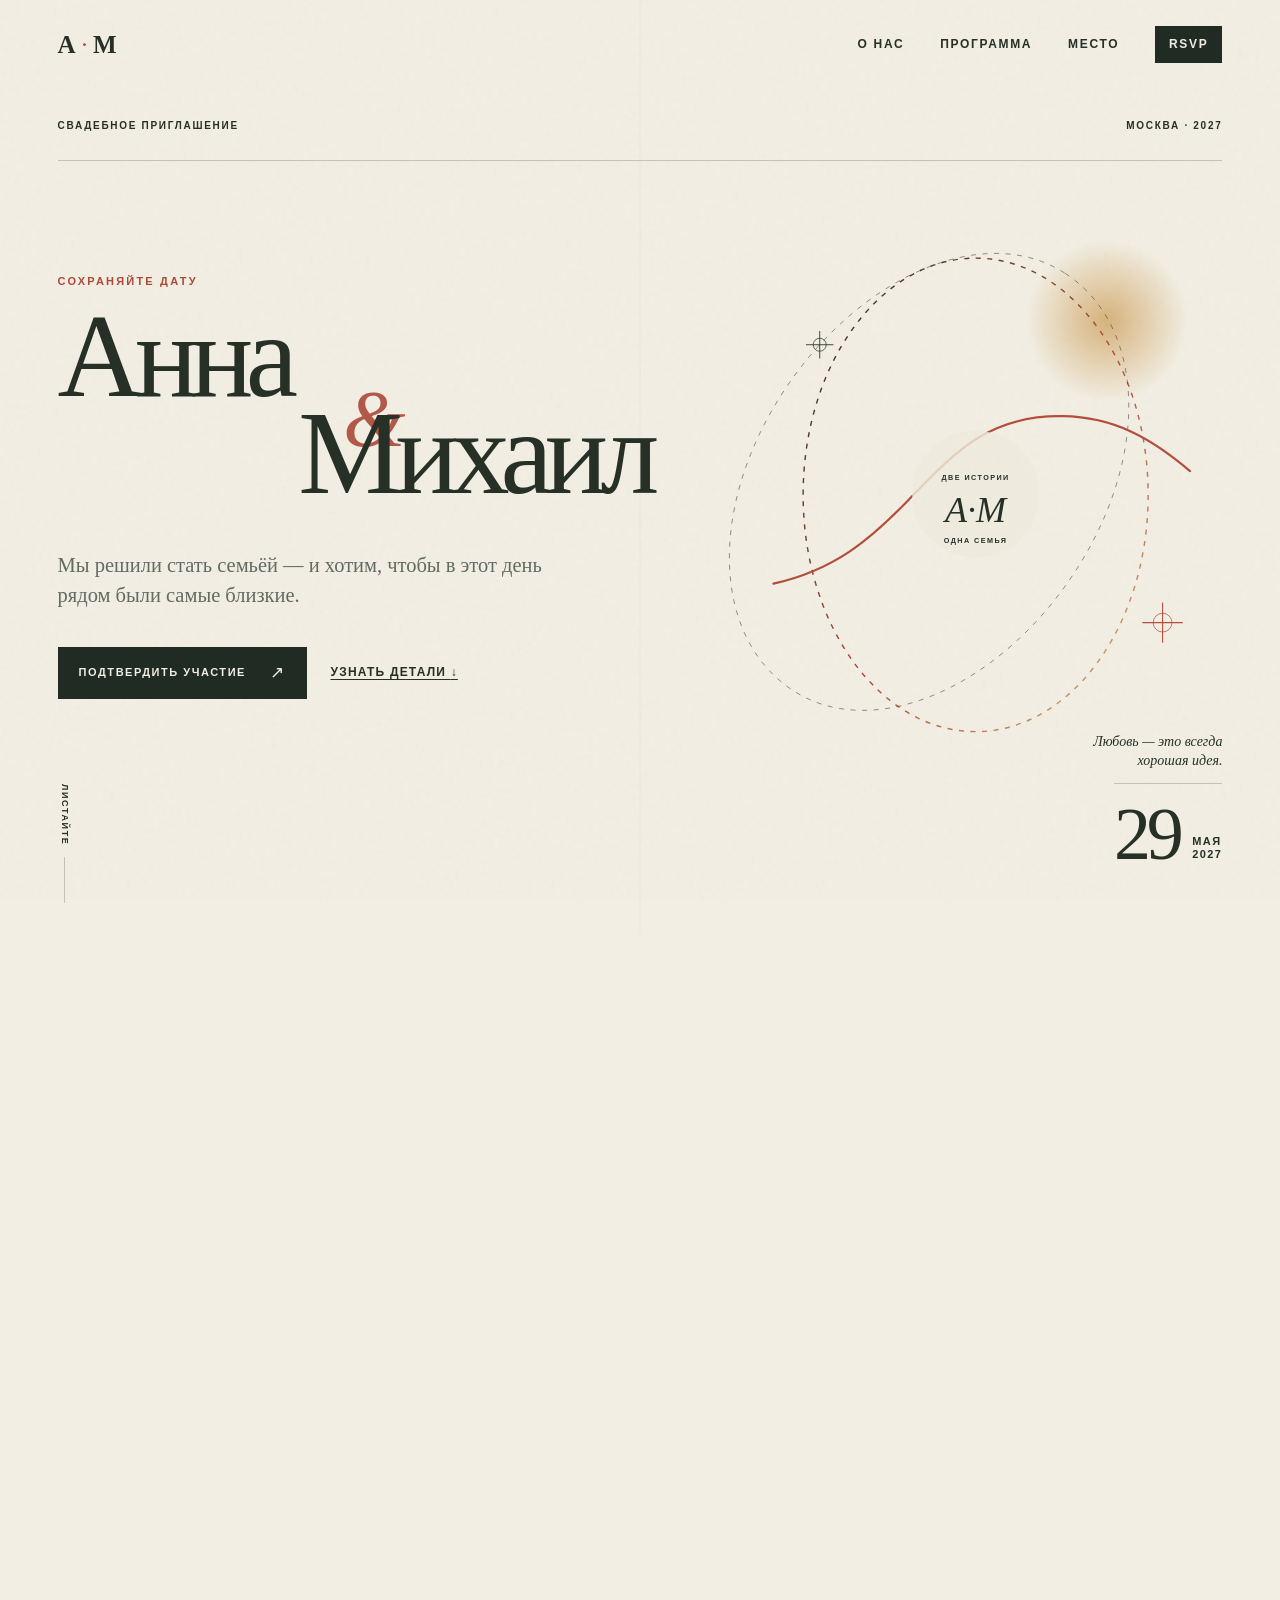
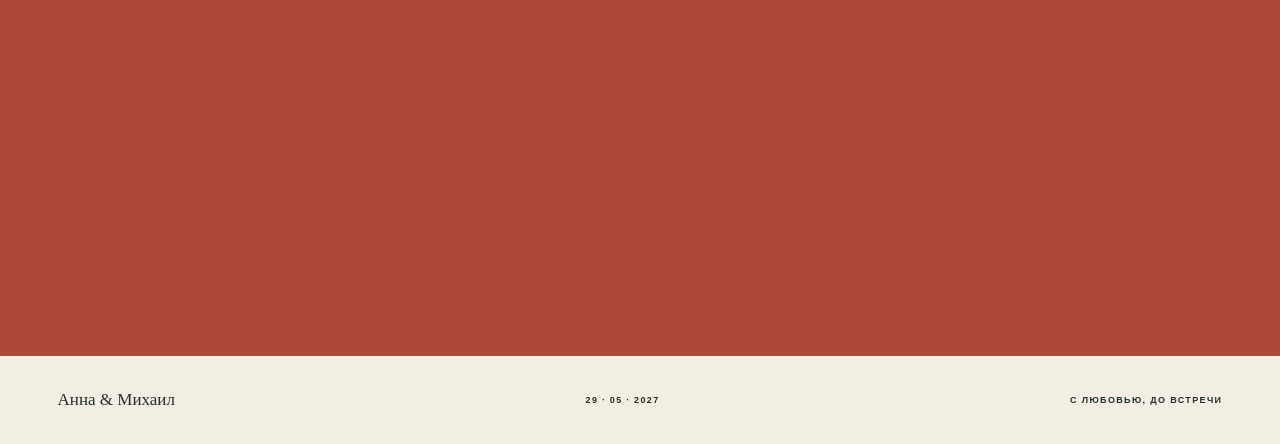
<file: index.html>
<!DOCTYPE html>
<html lang="ru">
  <head>
    <meta charset="UTF-8">
    <meta name="viewport" content="width=device-width, initial-scale=1">
    <meta name="theme-color" content="#f2eee3">
    <meta name="color-scheme" content="light">
    <meta name="robots" content="noindex, nofollow">
    <meta name="referrer" content="no-referrer">
    <meta
      http-equiv="Content-Security-Policy"
      content="default-src 'self'; script-src 'self'; style-src 'self'; img-src 'self' data:; font-src 'self'; connect-src 'none'; object-src 'none'; base-uri 'self'; form-action 'self'"
    >
    <meta
      name="description"
      content="Приглашение на свадьбу Анны и Михаила 29 мая 2027 года в усадьбе Архангельское."
    >
    <meta property="og:type" content="website">
    <meta property="og:locale" content="ru_RU">
    <meta property="og:title" content="Анна &amp; Михаил — 29 мая 2027">
    <meta property="og:description" content="Будем счастливы разделить этот день с вами.">
    <title>Анна &amp; Михаил — свадебное приглашение</title>
    <link rel="icon" href="./favicon.svg" type="image/svg+xml">
    <link rel="stylesheet" href="./styles.css">
    <script src="./site-config.js" defer></script>
    <script src="./app.js" defer></script>
  </head>
  <body>
    <a class="skip-link" href="#main-content">Перейти к содержанию</a>

    <header class="site-header">
      <a class="wordmark" href="#top" aria-label="Анна и Михаил — в начало">
        A<span aria-hidden="true">·</span>M
      </a>
      <nav class="site-nav" aria-label="Основная навигация">
        <a href="#story">О нас</a>
        <a href="#schedule">Программа</a>
        <a href="#location">Место</a>
        <a class="nav-accent" href="#rsvp">RSVP</a>
      </nav>
    </header>

    <main id="main-content">
      <section class="hero" id="top" aria-labelledby="hero-title">
        <div class="hero-grid">
          <div class="hero-index" aria-hidden="true">
            <span>Свадебное приглашение</span>
            <span>Москва · 2027</span>
          </div>

          <div class="hero-copy">
            <p class="eyebrow">Сохраняйте дату</p>
            <h1 id="hero-title">
              <span>Анна</span>
              <span class="hero-ampersand">&amp;</span>
              <span>Михаил</span>
            </h1>
            <p class="hero-lead">
              Мы решили стать семьёй — и хотим, чтобы в этот день рядом были самые близкие.
            </p>
            <div class="hero-actions">
              <a class="button button-primary" href="#rsvp">
                Подтвердить участие <span aria-hidden="true">↗</span>
              </a>
              <a class="text-link" href="#schedule">
                Узнать детали <span aria-hidden="true">↓</span>
              </a>
            </div>
          </div>

          <div class="hero-art" aria-hidden="true">
            <svg viewBox="0 0 720 820" role="presentation">
              <defs>
                <linearGradient id="warm-stroke" x1="0" y1="0" x2="1" y2="1">
                  <stop offset="0" stop-color="#273128" />
                  <stop offset="0.55" stop-color="#b44e3d" />
                  <stop offset="1" stop-color="#d8b27d" />
                </linearGradient>
                <radialGradient id="soft-sun" cx="50%" cy="50%" r="50%">
                  <stop offset="0" stop-color="#d5b077" stop-opacity="0.95" />
                  <stop offset="1" stop-color="#d5b077" stop-opacity="0" />
                </radialGradient>
              </defs>
              <circle class="svg-sun" cx="532" cy="180" r="112" fill="url(#soft-sun)" />
              <path
                class="svg-orbit svg-orbit-one"
                d="M350 93c132 0 239 147 239 328S482 749 350 749 111 602 111 421 218 93 350 93Z"
                fill="none"
                stroke="url(#warm-stroke)"
                stroke-width="2"
              />
              <path
                class="svg-orbit svg-orbit-two"
                d="M474 114c112 73 118 253 14 413S209 765 97 692-21 439 83 279 362 41 474 114Z"
                fill="none"
                stroke="#273128"
                stroke-width="1.2"
                stroke-opacity="0.58"
              />
              <path
                class="svg-thread"
                d="M70 544c84-19 133-60 187-116 64-66 111-118 214-116 71 1 123 31 176 76"
                fill="none"
                stroke="#b44e3d"
                stroke-linecap="round"
                stroke-width="3"
              />
              <g class="svg-monogram">
                <circle cx="350" cy="420" r="88" fill="#f0ecdf" fill-opacity="0.82" />
                <text x="350" y="401" text-anchor="middle" class="svg-small-type">ДВЕ ИСТОРИИ</text>
                <text x="350" y="458" text-anchor="middle" class="svg-main-type">A·M</text>
                <text x="350" y="487" text-anchor="middle" class="svg-small-type">ОДНА СЕМЬЯ</text>
              </g>
              <g class="svg-spark svg-spark-one">
                <path d="M609 570v56M581 598h56" stroke="#b44e3d" stroke-width="1.5" />
                <circle cx="609" cy="598" r="13" fill="none" stroke="#b44e3d" />
              </g>
              <g class="svg-spark svg-spark-two">
                <path d="M134 194v38M115 213h38" stroke="#273128" stroke-width="1.2" />
                <circle cx="134" cy="213" r="9" fill="none" stroke="#273128" />
              </g>
            </svg>
            <p class="art-caption">Любовь — это всегда<br>хорошая идея.</p>
          </div>

          <time class="hero-date" datetime="2027-05-29">
            <span class="hero-date-day">29</span>
            <span class="hero-date-meta">мая<br>2027</span>
          </time>
        </div>
        <div class="scroll-note" aria-hidden="true">
          <span>Листайте</span><span class="scroll-line"></span>
        </div>
      </section>

      <section class="story section-pad" id="story" aria-labelledby="story-title">
        <div class="section-heading" data-reveal>
          <p class="section-number">01 / Наша история</p>
          <h2 id="story-title">Один день,<br>который станет началом.</h2>
        </div>
        <div class="story-copy" data-reveal>
          <p class="story-dropcap">
            Есть люди, рядом с которыми обычный вторник становится любимым воспоминанием.
            Несколько лет назад мы встретились — и с тех пор выбираем друг друга каждый день.
          </p>
          <p>
            29 мая мы скажем главное «да». Будем счастливы разделить этот тёплый вечер с вами:
            без лишней официальности, зато с красивыми обещаниями, долгими разговорами и танцами до ночи.
          </p>
          <blockquote>«Счастье настоящее только тогда, когда им можно поделиться»</blockquote>
        </div>
      </section>

      <section class="countdown-section section-pad" aria-labelledby="countdown-title">
        <div class="countdown-copy" data-reveal>
          <p class="section-number">02 / Обратный отсчёт</p>
          <h2 id="countdown-title">До нашей<br><em>встречи.</em></h2>
          <p>Отмечайте дату в календаре — мы уже считаем дни и очень ждём этот вечер.</p>
        </div>
        <div class="countdown-art" aria-hidden="true" data-reveal>
          <svg viewBox="0 0 580 360" role="presentation">
            <path class="countdown-orbit" d="M42 180c0-78 110-142 246-142s246 64 246 142-110 142-246 142S42 258 42 180Z" />
            <path class="countdown-orbit countdown-orbit-alt" d="M288 25c77 0 140 70 140 155s-63 155-140 155-140-70-140-155S211 25 288 25Z" />
            <text x="288" y="166" text-anchor="middle">29</text>
            <text x="288" y="208" text-anchor="middle" class="countdown-art-caption">МАЯ · 2027</text>
          </svg>
        </div>
        <div class="countdown-timer" data-reveal>
          <div class="countdown-grid" id="countdown" role="timer" aria-label="Обратный отсчёт до свадьбы">
            <div class="countdown-unit"><span class="countdown-value" data-unit="days">—</span><span class="countdown-label">дней</span></div>
            <div class="countdown-unit"><span class="countdown-value" data-unit="hours">—</span><span class="countdown-label">часов</span></div>
            <div class="countdown-unit"><span class="countdown-value" data-unit="minutes">—</span><span class="countdown-label">минут</span></div>
            <div class="countdown-unit"><span class="countdown-value" data-unit="seconds">—</span><span class="countdown-label">секунд</span></div>
          </div>
        </div>
      </section>

      <section class="schedule section-pad" id="schedule" aria-labelledby="schedule-title">
        <div class="section-heading section-heading-light" data-reveal>
          <p class="section-number">03 / План дня</p>
          <h2 id="schedule-title">Время быть<br>вместе.</h2>
        </div>
        <div class="schedule-list">
          <article class="schedule-card" data-reveal>
            <span class="schedule-index">01</span><time datetime="2027-05-29T15:30:00+03:00">15:30</time>
            <h3>Welcome</h3><p>Собираемся, знакомимся и поднимаем первый бокал за этот день.</p>
          </article>
          <article class="schedule-card" data-reveal>
            <span class="schedule-index">02</span><time datetime="2027-05-29T16:30:00+03:00">16:30</time>
            <h3>Церемония</h3><p>Самая важная часть вечера — обещания, которые мы дадим друг другу.</p>
          </article>
          <article class="schedule-card" data-reveal>
            <span class="schedule-index">03</span><time datetime="2027-05-29T17:15:00+03:00">17:15</time>
            <h3>Коктейль</h3><p>Фотографии на закате, лёгкие закуски и время немного выдохнуть.</p>
          </article>
          <article class="schedule-card" data-reveal>
            <span class="schedule-index">04</span><time datetime="2027-05-29T18:00:00+03:00">18:00</time>
            <h3>Ужин</h3><p>Тёплый вечер, музыка и всё, за что мы любим большие праздники.</p>
          </article>
          <article class="schedule-card" data-reveal>
            <span class="schedule-index">05</span><time datetime="2027-05-29T22:00:00+03:00">22:00</time>
            <h3>Торт &amp; танцы</h3><p>Сладкий финал официальной части и танцы, пока хватит сил.</p>
          </article>
        </div>
      </section>

      <section class="location-teaser section-pad" id="location" aria-labelledby="location-title">
        <div class="location-copy" data-reveal>
          <p class="section-number">04 / Место</p>
          <h2 id="location-title">Усадьба<br>Архангельское</h2>
          <p>Московская область, городской округ Красногорск, посёлок Архангельское</p>
          <div class="location-actions">
            <a class="button button-outline" data-link="directions" href="https://yandex.ru/maps/?text=%D0%A3%D1%81%D0%B0%D0%B4%D1%8C%D0%B1%D0%B0%20%D0%90%D1%80%D1%85%D0%B0%D0%BD%D0%B3%D0%B5%D0%BB%D1%8C%D1%81%D0%BA%D0%BE%D0%B5" target="_blank" rel="noopener noreferrer">
              Построить маршрут <span aria-hidden="true">↗</span>
            </a>
            <a class="text-link" data-link="map" href="https://arhangelskoe.su/contacts/map/" target="_blank" rel="noopener noreferrer">Открыть карту</a>
          </div>
          <dl class="route-notes">
            <div><dt>На автомобиле</dt><dd>Около 40 минут от центра. Для гостей предусмотрена парковка.</dd></div>
            <div><dt>Трансфер</dt><dd>Отправление от м. Строгино в 14:45, обратно — после финала.</dd></div>
          </dl>
        </div>
        <div class="location-figure" aria-hidden="true" data-reveal>
          <span class="location-word">MOSCOW</span>
          <span class="location-pin">55.79° N<br>37.28° E</span>
          <svg viewBox="0 0 620 540" role="presentation">
            <path class="map-line map-line-one" d="M-10 102C97 53 187 170 270 127s151-63 226-14 106 47 142 20" />
            <path class="map-line map-line-two" d="M82-20c31 99-18 151 37 213s138 48 156 116-12 137 40 189" />
            <path class="map-line map-line-three" d="M-20 390c110 22 155-35 242-21s114 87 213 64 119-71 208-48" />
            <path class="map-route" d="M88 414c83-31 90-134 172-141 72-6 85 73 157 43" />
            <circle class="map-start" cx="88" cy="414" r="5" />
            <circle class="map-pulse" cx="417" cy="316" r="18" />
            <circle cx="417" cy="316" r="6" fill="#b44e3d" />
          </svg>
          <span class="map-label map-label-start">Центр Москвы</span>
          <span class="map-label map-label-finish">Архангельское</span>
        </div>
      </section>

      <section class="rsvp-section" id="rsvp" aria-labelledby="rsvp-title">
        <div class="rsvp-copy" data-reveal>
          <p class="section-number">05 / Ответьте нам</p>
          <h2 id="rsvp-title">Будете рядом?</h2>
          <p>Пожалуйста, заполните анкету до 1 мая 2027 года. Это поможет нам подготовить всё с заботой о каждом госте.</p>
          <div class="rsvp-decoration" aria-hidden="true">
            <svg viewBox="0 0 320 180" role="presentation">
              <path d="M12 92c74-60 123 54 199-8 39-31 62-27 97 0" />
              <circle cx="160" cy="90" r="62" />
            </svg>
          </div>
        </div>

        <div class="rsvp-form-wrap" data-reveal>
          <form class="rsvp-form" id="rsvp-form">
            <div class="form-field form-field-full">
              <label for="guest-name">Имя и фамилия</label>
              <input id="guest-name" name="guestName" type="text" minlength="2" maxlength="120" autocomplete="name" placeholder="Как к вам обращаться" required>
            </div>

            <fieldset class="form-field form-field-full attendance-field">
              <legend>Сможете быть с нами?</legend>
              <div class="radio-cards">
                <label class="radio-card is-selected">
                  <input type="radio" name="attendance" value="yes" checked>
                  <span>С радостью буду</span>
                </label>
                <label class="radio-card">
                  <input type="radio" name="attendance" value="no">
                  <span>Не смогу прийти</span>
                </label>
              </div>
            </fieldset>

            <div class="form-field" id="party-size-field">
              <label for="party-size">Количество гостей</label>
              <select id="party-size" name="partySize">
                <option value="1">1 гость</option><option value="2">2 гостя</option>
                <option value="3">3 гостя</option><option value="4">4 гостя</option>
              </select>
            </div>

            <div class="form-field" id="dietary-field">
              <label for="dietary">Питание</label>
              <input id="dietary" name="dietary" type="text" maxlength="500" placeholder="Аллергии или ограничения">
            </div>

            <div class="form-field form-field-full">
              <label for="guest-message">Пожелание молодожёнам</label>
              <textarea id="guest-message" name="message" rows="3" maxlength="1000" placeholder="Несколько тёплых слов — по желанию"></textarea>
            </div>

            <div class="form-submit form-field-full">
              <button class="button button-light" type="submit">Подготовить ответ <span aria-hidden="true">↗</span></button>
              <p class="form-privacy">Откроется ваше почтовое приложение с готовым письмом.</p>
            </div>
            <p class="form-status form-field-full" id="form-status" role="status" aria-live="polite"></p>
          </form>
        </div>
      </section>
    </main>

    <footer class="site-footer">
      <span>Анна &amp; Михаил</span><span>29 · 05 · 2027</span><span>С любовью, до встречи</span>
    </footer>

    <noscript><p class="noscript-note">Для обратного отсчёта и подготовки RSVP-письма включите JavaScript.</p></noscript>
  </body>
</html>
</file>
<file: styles.css>
:root {
  --paper: #f2eee3;
  --paper-deep: #e8dfcf;
  --ink: #263027;
  --ink-soft: #626c62;
  --forest: #1f2b23;
  --forest-light: #344137;
  --clay: #ad4939;
  --clay-dark: #8e372d;
  --sand: #d7b47d;
  --line: rgba(38, 48, 39, 0.22);
  --line-light: rgba(242, 238, 227, 0.22);
  --serif: "Iowan Old Style", "Palatino Linotype", Palatino, Georgia, serif;
  --sans: Inter, ui-sans-serif, -apple-system, BlinkMacSystemFont, "Segoe UI", sans-serif;
  --content: 1440px;
  --gutter: clamp(20px, 4.5vw, 76px);
  --ease: cubic-bezier(0.22, 1, 0.36, 1);
}

*,
*::before,
*::after {
  box-sizing: border-box;
}

html {
  scroll-behavior: smooth;
  scroll-padding-top: 88px;
}

body {
  margin: 0;
  overflow-x: hidden;
  color: var(--ink);
  background: var(--paper);
  font-family: var(--sans);
  font-size: 16px;
  line-height: 1.6;
  text-rendering: optimizeLegibility;
  -webkit-font-smoothing: antialiased;
}

body::before {
  position: fixed;
  z-index: 100;
  inset: 0;
  pointer-events: none;
  content: "";
  opacity: 0.16;
  background-image: url("data:image/svg+xml,%3Csvg viewBox='0 0 180 180' xmlns='http://www.w3.org/2000/svg'%3E%3Cfilter id='n'%3E%3CfeTurbulence type='fractalNoise' baseFrequency='.9' numOctaves='4' stitchTiles='stitch'/%3E%3C/filter%3E%3Crect width='100%25' height='100%25' filter='url(%23n)' opacity='.22'/%3E%3C/svg%3E");
  mix-blend-mode: multiply;
}

a {
  color: inherit;
  text-decoration-thickness: 1px;
  text-underline-offset: 0.25em;
}

button,
input,
select,
textarea {
  font: inherit;
}

button,
a {
  -webkit-tap-highlight-color: transparent;
}

::selection {
  color: var(--paper);
  background: var(--clay);
}

.skip-link {
  position: fixed;
  z-index: 1000;
  top: 12px;
  left: 12px;
  padding: 10px 16px;
  color: #fff;
  background: var(--forest);
  transform: translateY(-150%);
  transition: transform 180ms ease;
}

.skip-link:focus {
  transform: translateY(0);
}

.site-header {
  position: absolute;
  z-index: 20;
  top: 0;
  left: 50%;
  display: flex;
  width: min(100%, var(--content));
  align-items: center;
  justify-content: space-between;
  padding: 26px var(--gutter);
  transform: translateX(-50%);
}

.wordmark {
  display: inline-flex;
  gap: 0.18em;
  align-items: center;
  font-family: var(--serif);
  font-size: 25px;
  font-weight: 600;
  line-height: 1;
  letter-spacing: 0.08em;
  text-decoration: none;
}

.wordmark span {
  color: var(--clay);
  font-size: 0.7em;
}

.site-nav {
  display: flex;
  gap: clamp(18px, 2.8vw, 44px);
  align-items: center;
  font-size: 12px;
  font-weight: 700;
  letter-spacing: 0.14em;
  text-transform: uppercase;
}

.site-nav a {
  position: relative;
  text-decoration: none;
}

.site-nav a:not(.nav-accent)::after {
  position: absolute;
  bottom: -7px;
  left: 0;
  width: 100%;
  height: 1px;
  content: "";
  background: currentColor;
  transform: scaleX(0);
  transform-origin: right;
  transition: transform 300ms var(--ease);
}

.site-nav a:hover::after,
.site-nav a:focus-visible::after {
  transform: scaleX(1);
  transform-origin: left;
}

.nav-accent {
  padding: 9px 14px;
  color: var(--paper);
  background: var(--forest);
}

.section-pad {
  width: min(100%, var(--content));
  margin-inline: auto;
  padding: clamp(88px, 11vw, 176px) var(--gutter);
}

.section-number,
.eyebrow {
  margin: 0 0 24px;
  font-size: 11px;
  font-weight: 800;
  line-height: 1.3;
  letter-spacing: 0.2em;
  text-transform: uppercase;
}

.section-number {
  display: flex;
  gap: 14px;
  align-items: center;
  color: var(--clay);
}

.section-number::before {
  width: 34px;
  height: 1px;
  content: "";
  background: currentColor;
}

.hero {
  position: relative;
  min-height: max(760px, 100svh);
  background:
    linear-gradient(90deg, transparent 0 49.95%, rgba(38, 48, 39, 0.075) 50%, transparent 50.05%),
    var(--paper);
}

.hero-grid {
  display: grid;
  width: min(100%, var(--content));
  min-height: max(760px, 100svh);
  margin-inline: auto;
  padding: 118px var(--gutter) 72px;
  grid-template-columns: minmax(0, 6.4fr) minmax(380px, 5.6fr);
  grid-template-rows: auto 1fr auto;
  column-gap: clamp(24px, 4vw, 70px);
}

.hero-index {
  display: flex;
  grid-column: 1 / -1;
  align-items: flex-start;
  justify-content: space-between;
  padding-bottom: 26px;
  border-bottom: 1px solid var(--line);
  font-size: 10px;
  font-weight: 700;
  letter-spacing: 0.17em;
  text-transform: uppercase;
}

.hero-copy {
  z-index: 2;
  align-self: center;
  padding: clamp(38px, 7vh, 86px) 0 34px;
}

.hero-copy .eyebrow {
  color: var(--clay);
}

.hero h1 {
  display: flex;
  max-width: 780px;
  flex-direction: column;
  margin: 0;
  font-family: var(--serif);
  font-size: clamp(68px, 9.2vw, 142px);
  font-weight: 400;
  line-height: 0.75;
  letter-spacing: -0.065em;
}

.hero h1 > span:first-child {
  align-self: flex-start;
}

.hero h1 > span:last-child {
  align-self: flex-end;
  margin-top: 0.07em;
}

.hero-ampersand {
  z-index: -1;
  align-self: center;
  height: 0;
  color: var(--clay);
  font-size: 0.68em;
  font-style: italic;
  opacity: 0.9;
  transform: translate(0.2em, -0.15em);
}

.hero-lead {
  max-width: 520px;
  margin: clamp(36px, 6vh, 72px) 0 0;
  color: var(--ink-soft);
  font-family: var(--serif);
  font-size: clamp(19px, 1.6vw, 25px);
  line-height: 1.45;
}

.hero-actions,
.location-actions {
  display: flex;
  flex-wrap: wrap;
  gap: 24px;
  align-items: center;
  margin-top: 36px;
}

.button {
  display: inline-flex;
  min-height: 52px;
  gap: 24px;
  align-items: center;
  justify-content: center;
  padding: 13px 20px;
  border: 1px solid transparent;
  border-radius: 0;
  font-size: 11px;
  font-weight: 800;
  line-height: 1.25;
  letter-spacing: 0.14em;
  text-decoration: none;
  text-transform: uppercase;
  cursor: pointer;
  transition:
    color 280ms var(--ease),
    background 280ms var(--ease),
    border-color 280ms var(--ease),
    transform 280ms var(--ease);
}

.button span {
  font-size: 17px;
  font-weight: 400;
  transition: transform 280ms var(--ease);
}

.button:hover,
.button:focus-visible {
  transform: translateY(-2px);
}

.button:hover span,
.button:focus-visible span {
  transform: translate(3px, -3px);
}

.button-primary {
  color: var(--paper);
  background: var(--forest);
}

.button-primary:hover,
.button-primary:focus-visible {
  background: var(--clay);
}

.button-outline {
  border-color: var(--ink);
}

.button-outline:hover,
.button-outline:focus-visible {
  color: var(--paper);
  background: var(--ink);
}

.text-link {
  font-size: 12px;
  font-weight: 700;
  letter-spacing: 0.1em;
  text-transform: uppercase;
}

.hero-art {
  position: relative;
  align-self: center;
  justify-self: end;
  width: min(100%, 620px);
  margin: 30px -4% 0 0;
}

.hero-art svg {
  display: block;
  width: 100%;
  overflow: visible;
}

.svg-orbit {
  stroke-dasharray: 7 9;
  animation: orbit-dash 22s linear infinite;
}

.svg-orbit-two {
  animation-direction: reverse;
  animation-duration: 29s;
}

.svg-thread {
  stroke-dasharray: 700;
  stroke-dashoffset: 700;
  animation: draw-thread 2.2s 500ms var(--ease) forwards;
}

.svg-sun {
  transform-origin: 532px 180px;
  animation: sun-breathe 5s ease-in-out infinite;
}

.svg-monogram {
  transform-origin: 350px 420px;
  animation: monogram-float 7s ease-in-out infinite;
}

.svg-spark-one {
  transform-origin: 609px 598px;
  animation: spark-turn 14s linear infinite;
}

.svg-spark-two {
  transform-origin: 134px 213px;
  animation: spark-turn 11s linear infinite reverse;
}

.svg-small-type {
  fill: var(--ink);
  font-family: var(--sans);
  font-size: 10px;
  font-weight: 800;
  letter-spacing: 0.2em;
}

.svg-main-type {
  fill: var(--ink);
  font-family: var(--serif);
  font-size: 50px;
  font-style: italic;
}

.art-caption {
  position: absolute;
  right: 4%;
  bottom: 2%;
  margin: 0;
  font-family: var(--serif);
  font-size: 14px;
  font-style: italic;
  line-height: 1.4;
  text-align: right;
}

.hero-date {
  display: flex;
  grid-column: 1 / -1;
  gap: 13px;
  align-items: flex-end;
  justify-self: end;
  padding-top: 24px;
  border-top: 1px solid var(--line);
}

.hero-date-day {
  font-family: var(--serif);
  font-size: 74px;
  line-height: 0.72;
  letter-spacing: -0.06em;
}

.hero-date-meta {
  font-size: 11px;
  font-weight: 800;
  line-height: 1.2;
  letter-spacing: 0.13em;
  text-transform: uppercase;
}

.scroll-note {
  position: absolute;
  bottom: 30px;
  left: var(--gutter);
  display: flex;
  gap: 12px;
  align-items: center;
  font-size: 9px;
  font-weight: 700;
  letter-spacing: 0.18em;
  text-transform: uppercase;
  writing-mode: vertical-rl;
}

.scroll-line {
  width: 1px;
  height: 46px;
  overflow: hidden;
  background: var(--line);
}

.scroll-line::after {
  display: block;
  width: 1px;
  height: 50%;
  content: "";
  background: var(--clay);
  animation: scroll-line 2s ease-in-out infinite;
}

.story {
  display: grid;
  min-height: 710px;
  grid-template-columns: minmax(300px, 0.95fr) minmax(360px, 1.05fr);
  column-gap: clamp(60px, 10vw, 170px);
  align-items: start;
}

.section-heading h2,
.countdown-copy h2,
.location-copy h2,
.rsvp-copy h2 {
  margin: 0;
  font-family: var(--serif);
  font-size: clamp(52px, 6.2vw, 96px);
  font-weight: 400;
  line-height: 0.98;
  letter-spacing: -0.055em;
}

.story-copy {
  max-width: 650px;
  padding-top: 68px;
}

.story-copy p {
  margin: 0 0 26px;
  color: var(--ink-soft);
  font-size: 16px;
  line-height: 1.85;
}

.story-dropcap::first-letter {
  float: left;
  margin: -0.08em 0.12em -0.2em 0;
  color: var(--clay);
  font-family: var(--serif);
  font-size: 5.2em;
  line-height: 0.9;
}

.story-copy blockquote {
  position: relative;
  margin: 56px 0 0;
  padding: 28px 0 0 62px;
  border-top: 1px solid var(--line);
  font-family: var(--serif);
  font-size: clamp(22px, 2.3vw, 34px);
  font-style: italic;
  line-height: 1.35;
}

.story-copy blockquote::before {
  position: absolute;
  top: 20px;
  left: 0;
  color: var(--clay);
  content: "“";
  font-family: var(--serif);
  font-size: 74px;
  line-height: 1;
}

.countdown-section {
  display: grid;
  position: relative;
  isolation: isolate;
  grid-template-columns: 0.85fr 1.15fr;
  background: var(--paper-deep);
}

.countdown-section::before {
  position: absolute;
  z-index: -1;
  inset: 0 50% 0 -50vw;
  content: "";
  background: var(--paper-deep);
}

.countdown-section::after {
  position: absolute;
  z-index: -1;
  inset: 0 -50vw 0 50%;
  content: "";
  background: var(--paper-deep);
}

.countdown-copy {
  align-self: center;
}

.countdown-copy h2 em {
  color: var(--clay);
  font-weight: 400;
}

.countdown-copy > p:last-child {
  max-width: 390px;
  margin: 34px 0 0;
  color: var(--ink-soft);
}

.countdown-art {
  width: min(100%, 640px);
  justify-self: end;
}

.countdown-art svg {
  display: block;
  width: 100%;
  overflow: visible;
}

.countdown-orbit {
  fill: none;
  stroke: var(--clay);
  stroke-dasharray: 5 9;
  stroke-width: 1.5;
  transform-origin: 288px 180px;
  animation: orbit-dash 18s linear infinite;
}

.countdown-orbit-alt {
  stroke: var(--ink);
  stroke-opacity: 0.5;
  animation-direction: reverse;
}

.countdown-art text {
  fill: var(--ink);
  font-family: var(--serif);
  font-size: 116px;
}

.countdown-art .countdown-art-caption {
  font-family: var(--sans);
  font-size: 12px;
  font-weight: 800;
  letter-spacing: 0.24em;
}

.countdown-timer {
  grid-column: 1 / -1;
  margin-top: 60px;
  padding-top: 30px;
  border-top: 1px solid var(--line);
}

.countdown-grid {
  display: grid;
  grid-template-columns: repeat(4, 1fr);
}

.countdown-unit {
  display: grid;
  position: relative;
  min-height: 130px;
  place-content: center;
  text-align: center;
}

.countdown-unit + .countdown-unit::before {
  position: absolute;
  top: 15%;
  bottom: 15%;
  left: 0;
  width: 1px;
  content: "";
  background: var(--line);
}

.countdown-value {
  font-family: var(--serif);
  font-size: clamp(52px, 6vw, 88px);
  line-height: 1;
  letter-spacing: -0.05em;
}

.countdown-label {
  margin-top: 8px;
  color: var(--ink-soft);
  font-size: 10px;
  font-weight: 800;
  letter-spacing: 0.18em;
  text-transform: uppercase;
}

.countdown-ended {
  grid-column: 1 / -1;
  margin: 0;
  font-family: var(--serif);
  font-size: clamp(36px, 5vw, 72px);
  text-align: center;
}

.schedule {
  position: relative;
  isolation: isolate;
  width: min(100%, var(--content));
  color: var(--paper);
  background: var(--forest);
}

.schedule::before,
.schedule::after {
  position: absolute;
  z-index: -1;
  inset-block: 0;
  width: 50vw;
  content: "";
  background: var(--forest);
}

.schedule::before {
  right: 100%;
}

.schedule::after {
  left: 100%;
}

.section-heading-light .section-number {
  color: var(--sand);
}

.schedule-list {
  display: grid;
  margin-top: clamp(58px, 8vw, 110px);
  border-top: 1px solid var(--line-light);
  grid-template-columns: repeat(5, 1fr);
}

.schedule-card {
  position: relative;
  min-height: 360px;
  padding: 28px clamp(18px, 2vw, 30px) 34px;
  border-bottom: 1px solid var(--line-light);
}

.schedule-card + .schedule-card {
  border-left: 1px solid var(--line-light);
}

.schedule-card::after {
  position: absolute;
  right: 0;
  bottom: 0;
  left: 0;
  height: 0;
  content: "";
  background: var(--clay);
  transition: height 500ms var(--ease);
}

.schedule-card:hover::after,
.schedule-card:focus-within::after {
  height: 5px;
}

.schedule-index {
  display: block;
  margin-bottom: 58px;
  color: rgba(242, 238, 227, 0.62);
  font-size: 10px;
  font-weight: 700;
  letter-spacing: 0.18em;
}

.schedule-card time {
  display: block;
  color: var(--sand);
  font-family: var(--serif);
  font-size: 42px;
  line-height: 1;
}

.schedule-card h3 {
  margin: 22px 0 12px;
  font-family: var(--serif);
  font-size: 27px;
  font-weight: 400;
}

.schedule-card p {
  margin: 0;
  color: rgba(242, 238, 227, 0.62);
  font-size: 13px;
  line-height: 1.7;
}

.location-teaser {
  display: grid;
  min-height: 800px;
  grid-template-columns: minmax(340px, 0.9fr) minmax(420px, 1.1fr);
  column-gap: clamp(46px, 8vw, 130px);
  align-items: center;
}

.location-copy > p:not(.section-number) {
  max-width: 500px;
  margin: 30px 0 0;
  color: var(--ink-soft);
}

.route-notes {
  display: grid;
  max-width: 590px;
  margin: 52px 0 0;
  border-top: 1px solid var(--line);
}

.route-notes div {
  display: grid;
  padding: 18px 0;
  border-bottom: 1px solid var(--line);
  grid-template-columns: 0.75fr 1.25fr;
  gap: 20px;
}

.route-notes dt {
  font-size: 10px;
  font-weight: 800;
  letter-spacing: 0.13em;
  text-transform: uppercase;
}

.route-notes dd {
  margin: 0;
  color: var(--ink-soft);
  font-size: 13px;
}

.location-figure {
  position: relative;
  width: 100%;
  min-height: 560px;
  overflow: hidden;
  border: 1px solid var(--line);
  background: var(--paper-deep);
}

.location-figure::before {
  position: absolute;
  inset: 18px;
  content: "";
  border: 1px solid rgba(38, 48, 39, 0.11);
}

.location-figure svg {
  position: absolute;
  inset: 8% -4% 0;
  width: 108%;
  height: 92%;
}

.map-line {
  fill: none;
  stroke: rgba(38, 48, 39, 0.22);
  stroke-width: 1.3;
}

.map-route {
  fill: none;
  stroke: var(--clay);
  stroke-dasharray: 4 8;
  stroke-linecap: round;
  stroke-width: 2.4;
  animation: route-move 12s linear infinite;
}

.map-start {
  fill: var(--ink);
}

.map-pulse {
  fill: none;
  stroke: var(--clay);
  stroke-width: 1.5;
  transform-origin: 417px 316px;
  animation: map-pulse 2.8s ease-out infinite;
}

.location-word {
  position: absolute;
  top: 5%;
  left: 4%;
  color: rgba(38, 48, 39, 0.05);
  font-family: var(--serif);
  font-size: clamp(74px, 10vw, 156px);
  line-height: 1;
  letter-spacing: -0.07em;
}

.location-pin {
  position: absolute;
  z-index: 2;
  top: 30px;
  right: 30px;
  font-size: 9px;
  font-weight: 800;
  line-height: 1.5;
  letter-spacing: 0.15em;
  text-align: right;
}

.map-label {
  position: absolute;
  z-index: 2;
  font-size: 9px;
  font-weight: 800;
  letter-spacing: 0.12em;
  text-transform: uppercase;
}

.map-label-start {
  bottom: 18%;
  left: 10%;
}

.map-label-finish {
  right: 10%;
  bottom: 38%;
  color: var(--clay-dark);
}

.rsvp-section {
  display: grid;
  position: relative;
  width: min(100%, var(--content));
  margin-inline: auto;
  color: var(--paper);
  background: var(--clay);
  grid-template-columns: 0.82fr 1.18fr;
}

.rsvp-section::before,
.rsvp-section::after {
  position: absolute;
  z-index: -1;
  inset-block: 0;
  width: 50vw;
  content: "";
  background: var(--clay);
}

.rsvp-section::before {
  right: 100%;
}

.rsvp-section::after {
  left: 100%;
}

.rsvp-copy,
.rsvp-form-wrap {
  padding: clamp(78px, 9vw, 140px) var(--gutter);
}

.rsvp-copy {
  position: relative;
  overflow: hidden;
  border-right: 1px solid rgba(242, 238, 227, 0.24);
}

.rsvp-copy .section-number {
  color: var(--paper);
}

.rsvp-copy > p:not(.section-number) {
  max-width: 420px;
  margin: 30px 0 0;
  color: rgba(242, 238, 227, 0.98);
}

.rsvp-decoration {
  width: min(320px, 80%);
  margin: 90px auto 0;
  opacity: 0.56;
}

.rsvp-decoration svg {
  display: block;
  width: 100%;
  overflow: visible;
  fill: none;
  stroke: var(--paper);
  stroke-dasharray: 5 8;
  stroke-width: 1;
  animation: orbit-dash 16s linear infinite;
}

.rsvp-form-wrap {
  display: flex;
  align-items: center;
}

.rsvp-form {
  display: grid;
  width: 100%;
  grid-template-columns: repeat(2, minmax(0, 1fr));
  gap: 30px 22px;
}

.form-field {
  min-width: 0;
  margin: 0;
  padding: 0;
  border: 0;
}

.form-field-full {
  grid-column: 1 / -1;
}

.form-field label,
.form-field legend {
  display: block;
  margin-bottom: 8px;
  color: var(--paper);
  font-size: 10px;
  font-weight: 800;
  letter-spacing: 0.15em;
  text-transform: uppercase;
}

.form-field input,
.form-field select,
.form-field textarea {
  width: 100%;
  padding: 13px 0;
  border: 0;
  border-bottom: 1px solid rgba(242, 238, 227, 0.85);
  border-radius: 0;
  outline: 0;
  color: var(--paper);
  background: transparent;
  transition: border-color 200ms ease, box-shadow 200ms ease;
}

.form-field select {
  cursor: pointer;
}

.form-field select option {
  color: var(--ink);
  background: var(--paper);
}

.form-field textarea {
  min-height: 86px;
  resize: vertical;
}

.form-field input::placeholder,
.form-field textarea::placeholder {
  color: rgba(242, 238, 227, 0.96);
}

.form-field input:focus,
.form-field select:focus,
.form-field textarea:focus {
  border-bottom-color: var(--paper);
  box-shadow: 0 1px 0 var(--paper);
}

.radio-cards {
  display: grid;
  grid-template-columns: repeat(2, minmax(0, 1fr));
  gap: 10px;
}

.radio-card {
  position: relative;
  display: flex !important;
  min-height: 52px;
  align-items: center;
  justify-content: center;
  margin: 0 !important;
  padding: 12px 16px;
  border: 1px solid rgba(242, 238, 227, 0.78);
  color: var(--paper) !important;
  text-align: center;
  cursor: pointer;
  transition: color 200ms ease, background 200ms ease, border-color 200ms ease;
}

.radio-card input {
  position: absolute;
  width: 1px;
  height: 1px;
  opacity: 0;
}

.radio-card.is-selected {
  border-color: var(--paper);
  color: var(--clay) !important;
  background: var(--paper);
}

.radio-card:focus-within {
  outline: 2px solid var(--paper);
  outline-offset: 3px;
}

.form-submit {
  display: flex;
  flex-wrap: wrap;
  gap: 18px 24px;
  align-items: center;
  margin-top: 8px;
}

.button-light {
  color: var(--clay-dark);
  background: var(--paper);
}

.button-light:hover,
.button-light:focus-visible {
  color: var(--paper);
  border-color: var(--paper);
  background: transparent;
}

.form-privacy {
  max-width: 250px;
  margin: 0;
  color: rgba(242, 238, 227, 0.98);
  font-size: 11px;
  line-height: 1.5;
}

.form-status {
  min-height: 1.6em;
  margin: -12px 0 0;
  color: var(--paper);
  font-size: 12px;
}

.site-footer {
  display: flex;
  width: min(100%, var(--content));
  margin-inline: auto;
  align-items: center;
  justify-content: space-between;
  padding: 30px var(--gutter);
  font-size: 9px;
  font-weight: 800;
  letter-spacing: 0.15em;
  text-transform: uppercase;
}

.site-footer span:first-child {
  font-family: var(--serif);
  font-size: 17px;
  font-weight: 400;
  letter-spacing: 0;
  text-transform: none;
}

.noscript-note {
  margin: 0;
  padding: 12px 20px;
  color: #fff;
  background: var(--forest);
  text-align: center;
}

[hidden] {
  display: none !important;
}

.js [data-reveal] {
  opacity: 0;
  transform: translateY(28px);
  transition: opacity 700ms var(--ease), transform 900ms var(--ease);
}

.js [data-reveal].is-visible {
  opacity: 1;
  transform: translateY(0);
}

:focus-visible {
  outline: 2px solid var(--clay);
  outline-offset: 4px;
}

@keyframes orbit-dash {
  to { stroke-dashoffset: -320; }
}

@keyframes draw-thread {
  to { stroke-dashoffset: 0; }
}

@keyframes sun-breathe {
  0%, 100% { opacity: 0.7; transform: scale(0.94); }
  50% { opacity: 1; transform: scale(1.08); }
}

@keyframes monogram-float {
  0%, 100% { transform: translateY(-6px) rotate(-1deg); }
  50% { transform: translateY(8px) rotate(1deg); }
}

@keyframes spark-turn {
  to { transform: rotate(360deg); }
}

@keyframes scroll-line {
  0% { transform: translateY(-110%); }
  50%, 100% { transform: translateY(210%); }
}

@keyframes route-move {
  to { stroke-dashoffset: -240; }
}

@keyframes map-pulse {
  0% { opacity: 1; transform: scale(0.4); }
  90%, 100% { opacity: 0; transform: scale(2.2); }
}

@media (max-width: 1080px) {
  .hero-grid {
    grid-template-columns: minmax(0, 1.05fr) minmax(340px, 0.95fr);
  }

  .hero h1 {
    font-size: clamp(70px, 10vw, 108px);
  }

  .schedule-list {
    grid-template-columns: repeat(3, 1fr);
  }

  .schedule-card:nth-child(4) {
    border-left: 0;
  }

  .schedule-card:nth-child(n + 4) {
    border-top: 1px solid var(--line-light);
  }

  .location-teaser {
    column-gap: 44px;
  }

  .rsvp-section {
    grid-template-columns: 0.72fr 1.28fr;
  }
}

@media (max-width: 820px) {
  .site-header {
    position: absolute;
  }

  .site-nav a:not(.nav-accent) {
    display: none;
  }

  .hero {
    min-height: auto;
    background: var(--paper);
  }

  .hero-grid {
    min-height: auto;
    padding-top: 106px;
    grid-template-columns: 1fr;
    grid-template-rows: auto;
  }

  .hero-index,
  .hero-copy,
  .hero-art,
  .hero-date {
    grid-column: 1;
  }

  .hero-copy {
    padding-bottom: 0;
  }

  .hero h1 {
    width: min(100%, 680px);
    font-size: clamp(70px, 17vw, 120px);
  }

  .hero-art {
    width: min(88%, 560px);
    margin: -4vw auto -9vw;
    justify-self: center;
  }

  .hero-date {
    z-index: 2;
    margin-top: 10px;
  }

  .scroll-note {
    display: none;
  }

  .story,
  .countdown-section,
  .location-teaser,
  .rsvp-section {
    grid-template-columns: 1fr;
  }

  .story {
    min-height: auto;
  }

  .story-copy {
    padding-top: 58px;
  }

  .countdown-art {
    width: min(100%, 570px);
    margin: 44px auto 0;
    justify-self: center;
  }

  .schedule-list {
    grid-template-columns: repeat(2, 1fr);
  }

  .schedule-card:nth-child(3),
  .schedule-card:nth-child(5) {
    border-left: 0;
  }

  .schedule-card:nth-child(4) {
    border-left: 1px solid var(--line-light);
  }

  .schedule-card:nth-child(n + 3) {
    border-top: 1px solid var(--line-light);
  }

  .location-figure {
    min-height: 500px;
    margin-top: 70px;
  }

  .rsvp-copy,
  .rsvp-form-wrap {
    padding-inline: var(--gutter);
  }

  .rsvp-copy {
    border-right: 0;
    border-bottom: 1px solid rgba(242, 238, 227, 0.24);
  }

  .rsvp-decoration {
    position: absolute;
    right: -20px;
    bottom: -10px;
    width: 230px;
    margin: 0;
    opacity: 0.28;
  }
}

@media (max-width: 560px) {
  :root {
    --gutter: 20px;
  }

  html {
    scroll-padding-top: 72px;
  }

  .site-header {
    padding-block: 20px;
  }

  .wordmark {
    font-size: 22px;
  }

  .nav-accent {
    padding: 8px 11px;
    font-size: 10px;
  }

  .hero-grid {
    padding-top: 90px;
    padding-bottom: 38px;
  }

  .hero-index span:first-child {
    max-width: 120px;
  }

  .hero h1 {
    font-size: clamp(60px, 21vw, 92px);
    line-height: 0.8;
  }

  .hero-lead {
    margin-top: 44px;
    font-size: 18px;
  }

  .hero-actions,
  .location-actions {
    align-items: flex-start;
    flex-direction: column;
  }

  .button {
    width: 100%;
  }

  .hero-art {
    width: 112%;
    margin: -4vw -6% -14vw;
  }

  .hero-date-day {
    font-size: 60px;
  }

  .section-pad {
    padding-block: 88px;
  }

  .section-heading h2,
  .countdown-copy h2,
  .location-copy h2,
  .rsvp-copy h2 {
    font-size: clamp(48px, 14vw, 72px);
  }

  .story-copy {
    padding-top: 46px;
  }

  .story-copy blockquote {
    padding-left: 42px;
  }

  .countdown-art {
    margin-top: 22px;
  }

  .countdown-timer {
    margin-top: 30px;
  }

  .countdown-grid {
    grid-template-columns: repeat(2, 1fr);
  }

  .countdown-unit:nth-child(3),
  .countdown-unit:nth-child(4) {
    border-top: 1px solid var(--line);
  }

  .countdown-unit:nth-child(3)::before {
    display: none;
  }

  .schedule-list {
    grid-template-columns: 1fr;
  }

  .schedule-card {
    display: grid;
    min-height: auto;
    padding: 26px 0;
    grid-template-columns: 54px 94px 1fr;
    gap: 10px;
    align-items: baseline;
  }

  .schedule-card + .schedule-card,
  .schedule-card:nth-child(4) {
    border-left: 0;
  }

  .schedule-index {
    margin: 0;
  }

  .schedule-card time {
    font-size: 28px;
  }

  .schedule-card h3 {
    margin: 0;
    font-size: 24px;
  }

  .schedule-card p {
    grid-column: 3;
  }

  .route-notes div {
    grid-template-columns: 1fr;
    gap: 8px;
  }

  .location-figure {
    min-height: 390px;
    margin-top: 52px;
  }

  .location-pin {
    top: 24px;
    right: 24px;
  }

  .map-label-finish {
    right: 6%;
    bottom: 33%;
  }

  .rsvp-copy,
  .rsvp-form-wrap {
    padding-block: 78px;
  }

  .rsvp-form {
    grid-template-columns: 1fr;
  }

  .form-field,
  .form-field-full {
    grid-column: 1;
  }

  .radio-cards {
    grid-template-columns: 1fr;
  }

  .site-footer {
    display: grid;
    gap: 8px;
    justify-content: start;
  }

  .site-footer span:nth-child(2) {
    grid-row: 1;
  }
}

@media (prefers-reduced-motion: reduce) {
  html {
    scroll-behavior: auto;
  }

  *,
  *::before,
  *::after {
    scroll-behavior: auto !important;
    animation-duration: 0.01ms !important;
    animation-iteration-count: 1 !important;
    transition-duration: 0.01ms !important;
  }

  .js [data-reveal] {
    opacity: 1;
    transform: none;
  }
}
</file>
